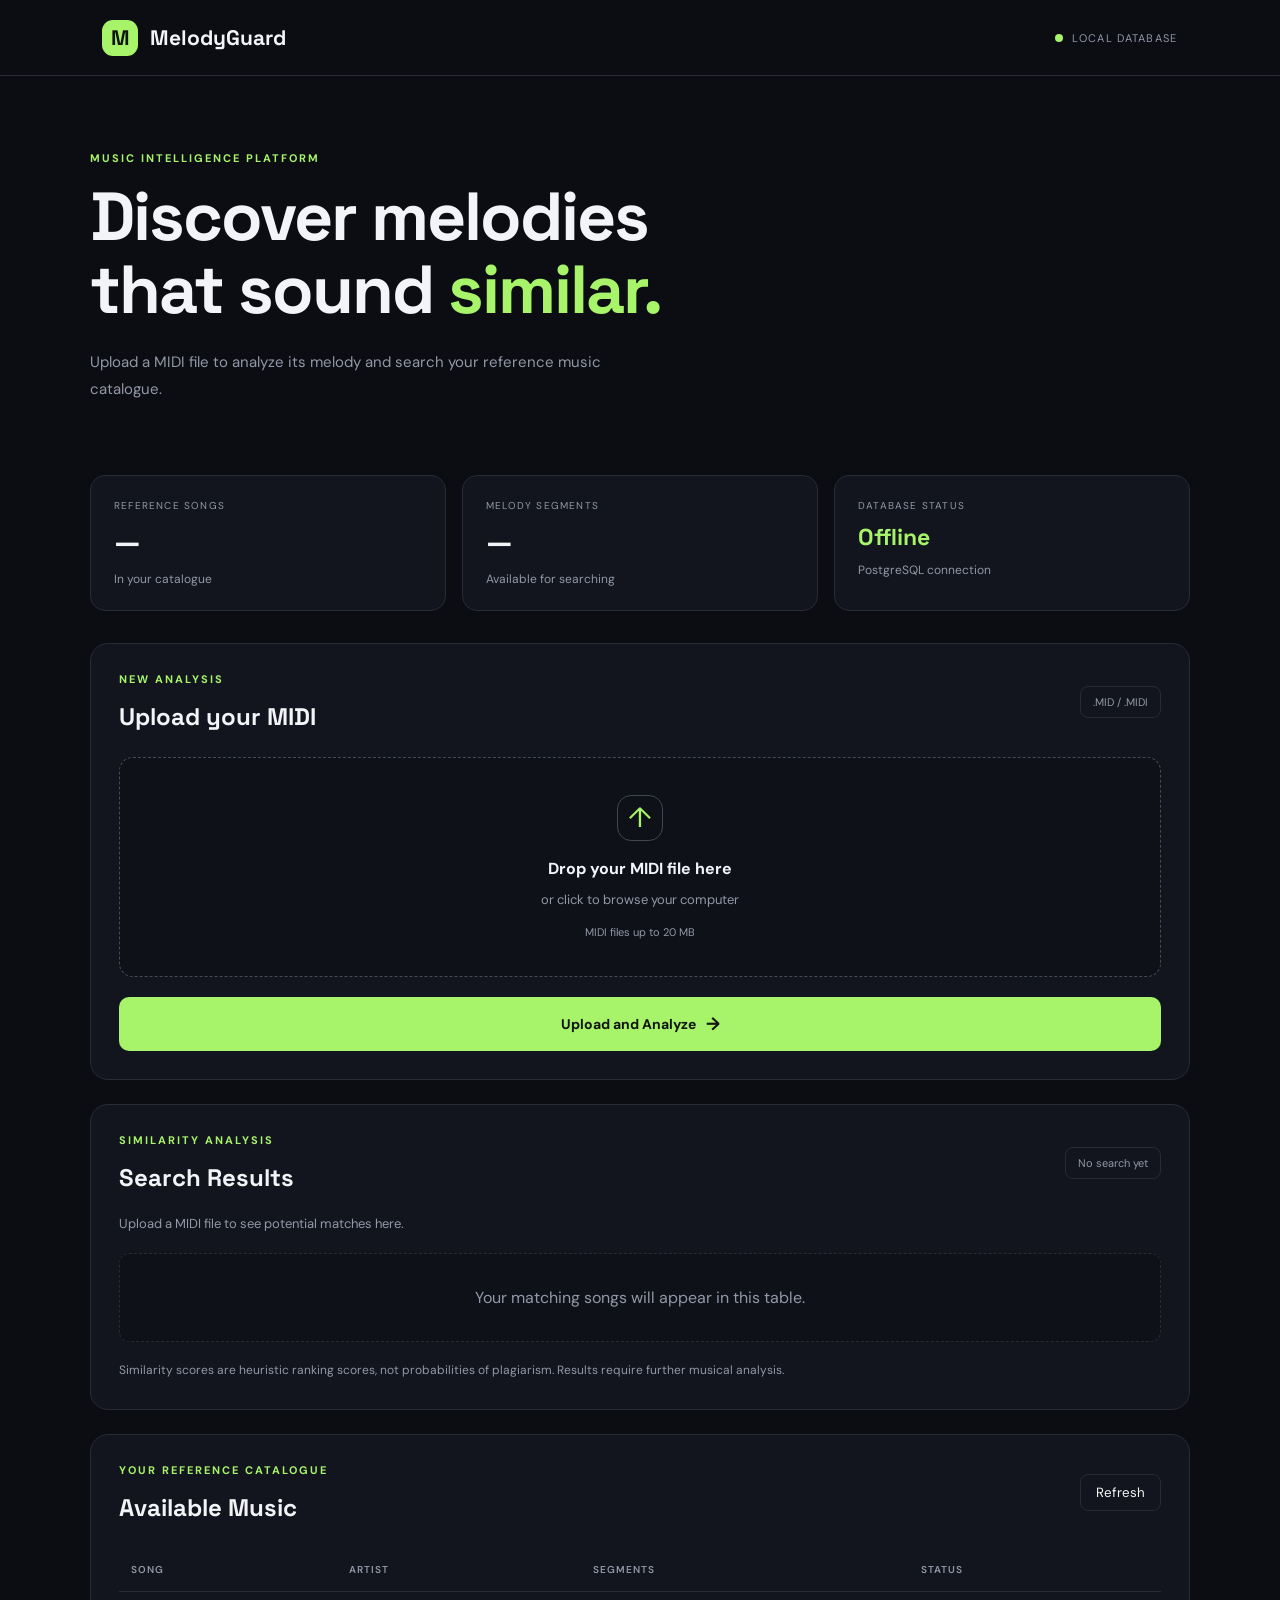
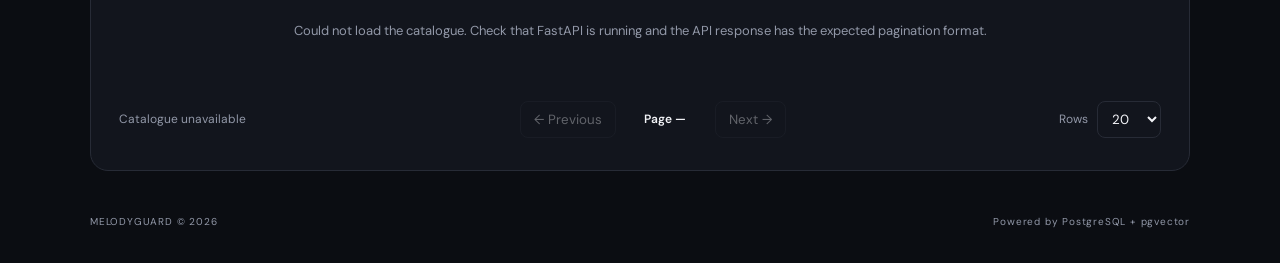
<file: frontend/index.html>
<!DOCTYPE html>
<html lang="en">
<head>
    <meta charset="UTF-8">
    <meta name="viewport" content="width=device-width, initial-scale=1.0">
    <title>MelodyGuard | Musical Similarity Search</title>
    <link rel="stylesheet" href="style.css">
</head>

<body>
    <header class="navbar">
        <a class="brand" href="#">
            <span class="brand-icon">M</span>
            <span>MelodyGuard</span>
        </a>

        <span class="system-status">
            <span class="status-dot"></span>
            LOCAL DATABASE
        </span>
    </header>

    <main class="container">

        <!-- HERO -->
        <section class="hero">
            <p class="eyebrow">MUSIC INTELLIGENCE PLATFORM</p>

            <h1>Discover melodies<br>that sound <span>similar.</span></h1>

            <p class="subtitle">
                Upload a MIDI file to analyze its melody and search
                your reference music catalogue.
            </p>
        </section>

        <!-- STATISTICS -->
        <section class="stats-grid">
            <div class="stat-card">
                <span class="stat-label">REFERENCE SONGS</span>
                <strong id="song-count">—</strong>
                <span class="stat-description">In your catalogue</span>
            </div>

            <div class="stat-card">
                <span class="stat-label">MELODY SEGMENTS</span>
                <strong id="segment-count">—</strong>
                <span class="stat-description">Available for searching</span>
            </div>

            <div class="stat-card">
                <span class="stat-label">DATABASE STATUS</span>
                <strong id="database-status" class="status-text">Checking</strong>
                <span class="stat-description">PostgreSQL connection</span>
            </div>
        </section>

        <!-- UPLOAD -->
        <section class="workspace">
            <div class="section-heading">
                <div>
                    <p class="eyebrow">NEW ANALYSIS</p>
                    <h2>Upload your MIDI</h2>
                </div>

                <span class="file-badge">.MID / .MIDI</span>
            </div>

            <form id="upload-form">
                <label class="drop-zone" id="drop-zone" for="midi-file">
                    <input
                        type="file"
                        id="midi-file"
                        accept=".mid,.midi,audio/midi,audio/x-midi"
                        hidden
                    >

                    <span class="upload-icon">↑</span>

                    <strong id="upload-title">
                        Drop your MIDI file here
                    </strong>

                    <span id="upload-description">
                        or click to browse your computer
                    </span>

                    <span class="file-limit">
                        MIDI files up to 20 MB
                    </span>
                </label>

                <div id="selected-file" class="selected-file hidden"></div>

                <button type="submit" id="upload-button" class="primary-button">
                    Upload and Analyze <span>→</span>
                </button>
            </form>

            <div id="message" class="message hidden" role="status"></div>
        </section>

        <!-- SIMILARITY SEARCH RESULTS -->
        <section class="workspace results-workspace" id="results-section">
            <div class="section-heading">
                <div>
                    <p class="eyebrow">SIMILARITY ANALYSIS</p>
                    <h2>Search Results</h2>
                </div>

                <span id="results-summary" class="file-badge">
                    No search yet
                </span>
            </div>

            <div class="results-metadata" id="results-metadata">
                Upload a MIDI file to see potential matches here.
            </div>

            <div id="results-empty" class="results-empty">
                Your matching songs will appear in this table.
            </div>

            <div id="results-table-wrapper" class="table-wrapper hidden">
                <table class="results-table">
    <thead>
        <tr>
            <th>REFERENCE SONG</th>
            <th>MATCHING SEGMENTS</th>
            <th>MATCH RATIO</th>
        </tr>
    </thead>

    <tbody id="results-table"></tbody>
</table>
            </div>

            <p class="score-note">
                Similarity scores are heuristic ranking scores, not probabilities
                of plagiarism. Results require further musical analysis.
            </p>
        </section>

        <!-- REFERENCE CATALOGUE -->
        <section class="workspace">
            <div class="section-heading">
                <div>
                    <p class="eyebrow">YOUR REFERENCE CATALOGUE</p>
                    <h2>Available Music</h2>
                </div>

                <button id="refresh-button" class="secondary-button">
                    Refresh
                </button>
            </div>

            <div class="table-wrapper">
                <table>
                    <thead>
                        <tr>
                            <th>SONG</th>
                            <th>ARTIST</th>
                            <th>SEGMENTS</th>
                            <th>STATUS</th>
                        </tr>
                    </thead>

                    <tbody id="songs-table">
                        <tr>
                            <td colspan="4" class="empty-state">
                                Loading reference songs...
                            </td>
                        </tr>
                    </tbody>
                </table>
            </div>
                        <!-- CATALOGUE PAGINATION -->
            <div class="pagination-bar">
                <span id="songs-page-info" class="pagination-info">
                    Loading catalogue...
                </span>

                <div class="pagination-controls">
                    <button
                        id="songs-prev"
                        class="secondary-button pagination-button"
                        type="button"
                        disabled
                    >
                        ← Previous
                    </button>

                    <span id="songs-page-number" class="page-number">
                        Page 1
                    </span>

                    <button
                        id="songs-next"
                        class="secondary-button pagination-button"
                        type="button"
                        disabled
                    >
                        Next →
                    </button>
                </div>

                <label class="page-size-control">
                    Rows
                    <select id="songs-page-size">
                        <option value="10">10</option>
                        <option value="20" selected>20</option>
                        <option value="50">50</option>
                        <option value="100">100</option>
                    </select>
                </label>
            </div>
        </section>

        <footer>
            <span>MELODYGUARD © 2026</span>
            <span>Powered by PostgreSQL + pgvector</span>
        </footer>

    </main>

    <script src="script.js"></script>
</body>
</html>
</file>
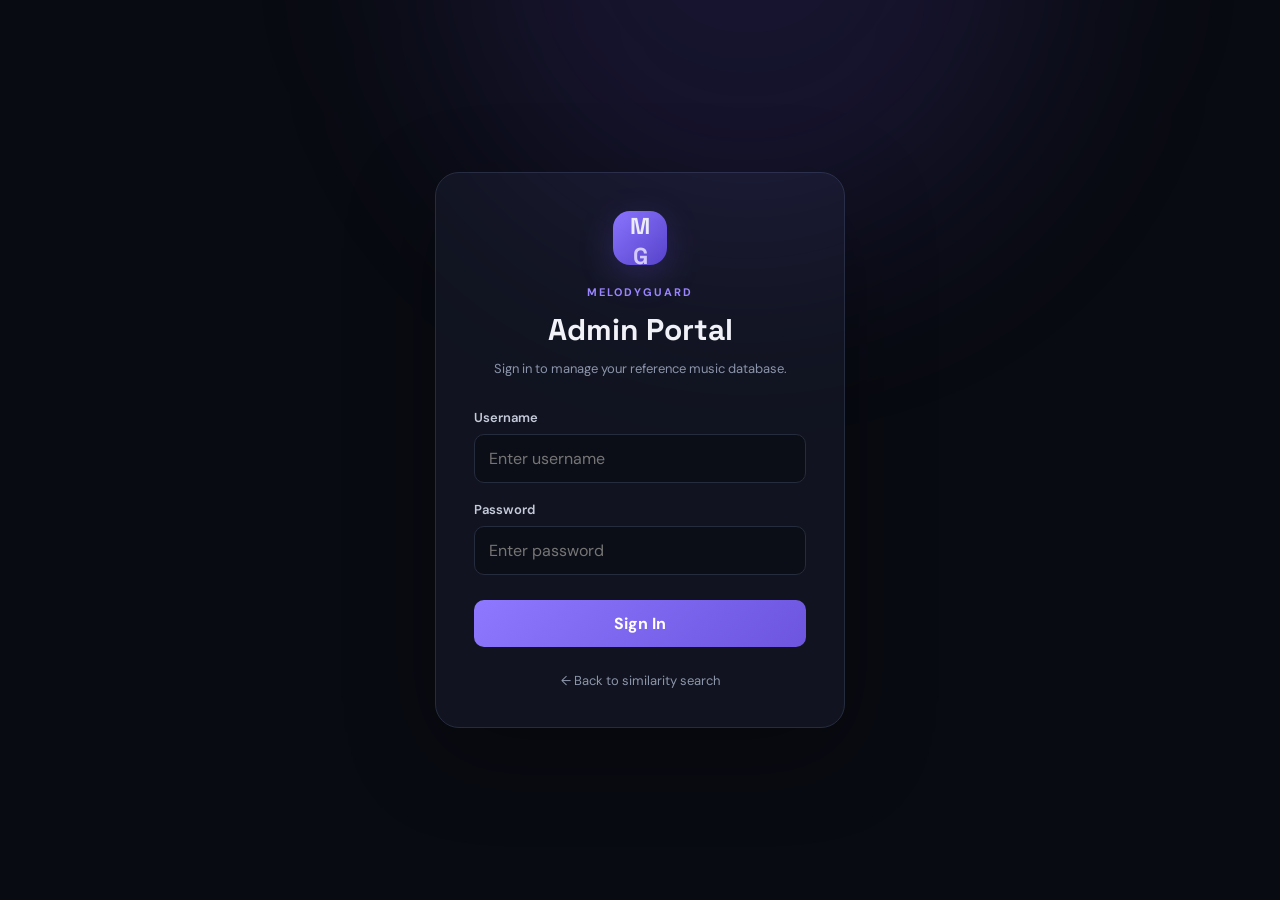
<file: frontend/admin.html>
<!DOCTYPE html>
<html lang="en">
<head>
    <meta charset="UTF-8">
    <meta name="viewport" content="width=device-width, initial-scale=1.0">
    <title>MelodyGuard | Admin Dashboard</title>
    <link rel="stylesheet" href="admin.css">
    <script src="admin.js" defer></script>
</head>
<body>
    <div class="background-glow"></div>

    <!-- LOGIN -->
    <section id="login-view" class="login-container">
        <div class="login-card">
            <div class="logo">M<span>G</span></div>
            <p class="eyebrow">MELODYGUARD</p>
            <h1>Admin Portal</h1>
            <p class="muted">Sign in to manage your reference music database.</p>

            <form id="login-form">
                <label for="username">Username</label>
                <input
                    id="username"
                    name="username"
                    type="text"
                    placeholder="Enter username"
                    autocomplete="username"
                    required
                >

                <label for="password">Password</label>
                <input
                    id="password"
                    name="password"
                    type="password"
                    placeholder="Enter password"
                    autocomplete="current-password"
                    required
                >

                <button type="submit" id="login-button" class="primary-button">
                    Sign In
                </button>

                <p id="login-message" class="message" role="alert"></p>
            </form>

            <a href="index.html" class="back-link">← Back to similarity search</a>
        </div>
    </section>

    <!-- DASHBOARD -->
    <section id="dashboard-view" class="dashboard hidden">
        <aside class="sidebar">
            <div class="brand">
                <div class="logo small-logo">M<span>G</span></div>
                <div>
                    <strong>MelodyGuard</strong>
                    <small>Admin Console</small>
                </div>
            </div>

            <nav>
                <button class="nav-item active" data-section="overview">
                    <span>▦</span> Overview
                </button>

                <button class="nav-item" data-section="library">
                    <span>♫</span> Reference Library
                </button>
                <button class="nav-item" data-section="add-reference">
                    <span>＋</span> Add Reference
                </button>

                <button class="nav-item" data-section="imports">
                    <span>◷</span> History
                </button>
            </nav>

            <div class="sidebar-bottom">
                <div class="connection-indicator">
                    <span class="status-dot"></span>
                    API connected
                </div>
                <button id="logout-button" class="logout-button">
                    Sign Out
                </button>
            </div>
        </aside>

        <main class="main-content">
            <header class="topbar">
                <div>
                    <p class="eyebrow">ADMINISTRATION</p>
                    <h1 id="page-title">Dashboard Overview</h1>
                </div>

                <div class="admin-profile">
                    <div class="avatar">A</div>
                    <div>
                        <strong id="admin-username">Administrator</strong>
                        <small>Database Manager</small>
                    </div>
                </div>
            </header>

            <!-- OVERVIEW -->
            <section id="overview-section" class="content-section">
                <div class="welcome-banner">
                    <div>
                        <p class="eyebrow">YOUR MUSIC DATABASE</p>
                        <h2>Welcome back.</h2>
                        <p>Monitor your reference collection and database activity.</p>
                    </div>
                    <div class="music-decoration">♫</div>
                </div>

                <div class="stats-grid">
                    <article class="stat-card">
                        <div class="stat-icon purple">♫</div>
                        <p>Total Reference Songs</p>
                        <h2 id="total-songs">—</h2>
                        <small>Stored in PostgreSQL</small>
                    </article>

                    <article class="stat-card">
                        <div class="stat-icon blue">▤</div>
                        <p>Melody Segments</p>
                        <h2 id="total-segments">—</h2>
                        <small>Extracted feature records</small>
                    </article>

                    <article class="stat-card">
                        <div class="stat-icon green">⌕</div>
                        <p>Searches Performed</p>
                        <h2 id="total-searches">—</h2>
                        <small>Recorded search requests</small>
                    </article>

                    <article class="stat-card">
                        <div class="stat-icon orange">⇧</div>
                        <p>Successful Imports</p>
                        <h2 id="successful-imports">—</h2>
                        <small>Reference import jobs</small>
                    </article>
                </div>

                <div class="section-heading">
                    <div>
                        <h2>Database status</h2>
                        <p class="muted">Live information retrieved from your backend.</p>
                    </div>
                    <button id="refresh-button" class="secondary-button">
                        ↻ Refresh
                    </button>
                </div>

                <div class="status-card">
                    <div>
                        <span class="status-dot"></span>
                        <strong>MelodyGuard API</strong>
                    </div>
                    <span id="api-status">Checking connection...</span>
                </div>

                <div class="status-card">
                    <div>
                        <span class="status-dot"></span>
                        <strong>Failed Imports</strong>
                    </div>
                    <span id="failed-imports">—</span>
                </div>

                <p id="dashboard-message" class="message" role="status"></p>
            </section>

            <!-- REFERENCE LIBRARY -->
            <section id="library-section" class="content-section hidden">
                <div class="section-heading">
                    <div>
                        <h2>Reference Library</h2>
                        <p class="muted">Browse the reference songs currently stored in PostgreSQL.</p>
                    </div>
                    <button id="library-refresh-button" class="secondary-button">
                        ↻ Refresh
                    </button>
                </div>

                <div class="toolbar library-toolbar">
                    <input
                        id="song-search"
                        type="search"
                        placeholder="Search by title or artist..."
                    >

                    <label class="sort-control" for="song-sort">
                        Sort by

                        <select id="song-sort">
                            <option value="title-asc">Song title (A–Z)</option>
                            <option value="title-desc">Song title (Z–A)</option>
                            <option value="artist-asc">Artist (A–Z)</option>
                            <option value="artist-desc">Artist (Z–A)</option>
                            <option value="segments-desc">Most segments</option>
                            <option value="segments-asc">Fewest segments</option>
                            <option value="id-desc">Newest ID first</option>
                            <option value="id-asc">Oldest ID first</option>
                        </select>
                    </label>

                    <span id="library-count" class="muted">
                        Loading songs...
                    </span>
                </div>

                <div class="table-wrapper">
                    <table>
                        <thead>
                            <tr>
                                <th>Song</th>
                                <th>Artist</th>
                                <th>Segments</th>
                                <th>Song ID</th>
                                <th>Actions</th>
                            </tr>
                        </thead>
                        <tbody id="songs-table-body">
                            <tr>
                                <td colspan="5">Loading reference library...</td>
                            </tr>
                        </tbody>
                    </table>
                </div>

                <p id="library-message" class="message" role="status"></p>
            </section>
            
            <!-- ADD REFERENCE -->
            <section id="add-reference-section" class="content-section hidden">
                <div class="section-heading">
                    <div>
                        <h2>Add Reference MIDI</h2>
                        <p class="muted">
                            Upload a MIDI file and add it to the reference database.
                        </p>
                    </div>
                </div>

                <div class="upload-panel">
                    <form id="reference-upload-form">
                        <label for="midi-files">Select MIDI files</label>

                        <input
                            id="midi-files"
                            type="file"
                            accept=".mid,.midi,audio/midi,audio/x-midi"
                            multiple
                            required
                        >

                        <p class="muted">
                            You can select multiple MIDI files. Each file will be processed
                            separately.
                        </p>

                        <div id="file-metadata-list"></div>

                        <button
                            type="submit"
                            id="import-button"
                            class="primary-button"
                        >
                            Import Selected References
                        </button>

                        <p id="upload-message" class="message" role="status"></p>
                    </form>
                </div>

                <div class="section-heading">
                    <div>
                        <h2>Import Results</h2>
                        <p class="muted">
                            Status of files processed during this upload.
                        </p>
                    </div>
                </div>

                <div id="import-results" class="import-results">
                    <p class="muted">No files imported yet.</p>
                </div>
            </section>
            
            <!-- HISTORY -->
            <section id="imports-section" class="content-section hidden">

                <div class="table-wrapper">
                <table>
                    <thead>
                        <tr>
                            <th>Date &amp; Time</th>
                            <th>Activity</th>
                            <th>Reference ID</th>
                            <th>Song / File</th>
                            <th>Artist</th>
                            <th>Status</th>
                            <th>Segments</th>
                            <th>Performed By</th>
                            <th>Details</th>
                        </tr>
                    </thead>

                    <tbody id="history-table-body">
                        <tr>
                            <td colspan="9">Loading activity history...</td>
                        </tr>
                    </tbody>
                </table>
            </div>

            </section>
        </main>
    </section>
</body>
</html>
</file>
<file: frontend/style.css>
@import url('https://fonts.googleapis.com/css2?family=DM+Sans:wght@400;500;600;700&family=Space+Grotesk:wght@400;500;600;700&display=swap');

:root {
    --background: #0b0d12;
    --panel: #12151d;
    --border: #272b36;
    --text: #f3f4f8;
    --muted: #9298a8;
    --accent: #a7f36a;
    --danger: #ff8585;
}

* {
    box-sizing: border-box;
}

html {
    scroll-behavior: smooth;
}

body {
    margin: 0;
    background: var(--background);
    color: var(--text);
    font-family: "DM Sans", sans-serif;
    min-height: 100vh;
}

.navbar {
    min-height: 76px;
    padding: 0 8%;
    border-bottom: 1px solid var(--border);
    display: flex;
    align-items: center;
    justify-content: space-between;
    gap: 20px;
}

.brand {
    display: flex;
    align-items: center;
    gap: 12px;
    font-family: "Space Grotesk", sans-serif;
    font-size: 21px;
    font-weight: 700;
    color: var(--text);
    text-decoration: none;
}

.brand-icon {
    width: 36px;
    height: 36px;
    background: var(--accent);
    color: #10150c;
    display: grid;
    place-items: center;
    border-radius: 11px;
    font-size: 21px;
}

.system-status {
    color: var(--muted);
    font-size: 11px;
    letter-spacing: 1.3px;
    display: flex;
    align-items: center;
    gap: 9px;
}

.status-dot {
    width: 8px;
    height: 8px;
    border-radius: 50%;
    background: var(--accent);
}

.container {
    width: min(1100px, 88%);
    margin: auto;
}

.hero {
    padding: 75px 0 42px;
}

.eyebrow {
    font-size: 11px;
    font-weight: 700;
    letter-spacing: 2px;
    color: var(--accent);
    margin: 0 0 15px;
}

h1,
h2 {
    font-family: "Space Grotesk", sans-serif;
    margin: 0;
}

h1 {
    font-size: clamp(40px, 6vw, 68px);
    line-height: 1.08;
    letter-spacing: -2px;
}

h1 span {
    color: var(--accent);
}

.subtitle {
    max-width: 570px;
    color: var(--muted);
    line-height: 1.8;
    margin-top: 22px;
    font-size: 15px;
}

/* STATISTICS */

.stats-grid {
    display: grid;
    grid-template-columns: repeat(3, 1fr);
    gap: 16px;
    margin: 15px 0 32px;
}

.stat-card {
    background: var(--panel);
    border: 1px solid var(--border);
    border-radius: 15px;
    padding: 23px;
    display: flex;
    flex-direction: column;
    gap: 10px;
}

.stat-label {
    color: var(--muted);
    font-size: 10px;
    letter-spacing: 1.2px;
}

.stat-card strong {
    font-family: "Space Grotesk", sans-serif;
    font-size: 30px;
}

.stat-description {
    color: var(--muted);
    font-size: 12px;
}

.status-text {
    color: var(--accent);
    font-size: 23px !important;
}

/* WORKSPACE PANELS */

.workspace {
    padding: 28px;
    background: var(--panel);
    border: 1px solid var(--border);
    border-radius: 18px;
    margin-bottom: 24px;
}

.section-heading {
    display: flex;
    align-items: center;
    justify-content: space-between;
    gap: 16px;
    margin-bottom: 25px;
}

.section-heading h2 {
    font-size: 24px;
}

.file-badge {
    padding: 8px 12px;
    border: 1px solid var(--border);
    border-radius: 8px;
    color: var(--muted);
    font-size: 11px;
    white-space: nowrap;
}

/* MIDI UPLOAD */

.drop-zone {
    min-height: 220px;
    border: 1px dashed #454b5a;
    border-radius: 14px;
    background: #0e1118;
    display: flex;
    flex-direction: column;
    align-items: center;
    justify-content: center;
    gap: 12px;
    cursor: pointer;
    transition: border-color 0.2s, background 0.2s;
    text-align: center;
    padding: 25px;
}

.drop-zone:hover,
.drop-zone.dragging {
    border-color: var(--accent);
    background: #151b15;
}

.upload-icon {
    width: 46px;
    height: 46px;
    display: grid;
    place-items: center;
    border: 1px solid #414653;
    border-radius: 14px;
    font-size: 28px;
    color: var(--accent);
    margin-bottom: 5px;
}

.drop-zone strong {
    font-size: 16px;
    overflow-wrap: anywhere;
}

.drop-zone > span:not(.upload-icon) {
    font-size: 13px;
    color: var(--muted);
}

.drop-zone .file-limit {
    font-size: 11px !important;
    margin-top: 5px;
}

.selected-file {
    margin-top: 15px;
    border: 1px solid var(--border);
    padding: 13px;
    border-radius: 9px;
    color: var(--accent);
    font-size: 13px;
    overflow-wrap: anywhere;
}

.hidden {
    display: none !important;
}

.primary-button {
    margin-top: 20px;
    padding: 15px 20px;
    width: 100%;
    background: var(--accent);
    color: #11170c;
    border: none;
    border-radius: 10px;
    font-weight: 700;
    font-family: inherit;
    font-size: 14px;
    cursor: pointer;
    display: flex;
    align-items: center;
    justify-content: center;
    gap: 10px;
    transition: filter 0.2s, opacity 0.2s;
}

.primary-button:hover {
    filter: brightness(1.08);
}

.primary-button:disabled {
    opacity: 0.55;
    cursor: wait;
}

.primary-button span {
    font-size: 18px;
}

/* STATUS MESSAGES */

.message {
    margin-top: 18px;
    padding: 15px;
    border-radius: 9px;
    border: 1px solid var(--border);
    background: #0e1118;
    font-size: 13px;
    line-height: 1.6;
    overflow-wrap: anywhere;
}

.message.success {
    border-color: #486b36;
}

.message.error {
    border-color: #754040;
    color: var(--danger);
}

/* BUTTONS */

.secondary-button {
    background: transparent;
    color: var(--text);
    border: 1px solid var(--border);
    padding: 9px 15px;
    border-radius: 8px;
    cursor: pointer;
    font-family: inherit;
}

.secondary-button:hover {
    border-color: var(--accent);
}

/* TABLES */

.table-wrapper {
    width: 100%;
    overflow-x: auto;
}

table {
    width: 100%;
    border-collapse: collapse;
    text-align: left;
}

th {
    font-size: 10px;
    letter-spacing: 1px;
    color: var(--muted);
    font-weight: 600;
    padding: 15px 12px;
    border-bottom: 1px solid var(--border);
    white-space: nowrap;
}

td {
    padding: 17px 12px;
    font-size: 13px;
    border-bottom: 1px solid var(--border);
    vertical-align: top;
}

tbody tr:last-child td {
    border-bottom: none;
}

tbody tr:hover {
    background: rgba(255, 255, 255, 0.015);
}

.song-title {
    font-weight: 600;
}

.artist-name {
    color: var(--muted);
}

.count-badge {
    background: #242b20;
    color: var(--accent);
    border-radius: 7px;
    padding: 6px 9px;
    font-size: 11px;
}

.catalogue-status {
    color: var(--accent);
    font-size: 11px;
}

.empty-state {
    color: var(--muted);
    text-align: center;
    padding: 30px;
}

/* SIMILARITY RESULTS */

.results-workspace {
    scroll-margin-top: 24px;
}

.results-metadata {
    color: var(--muted);
    font-size: 13px;
    line-height: 1.7;
    margin: -5px 0 18px;
}

.results-empty {
    color: var(--muted);
    text-align: center;
    padding: 30px 12px;
    line-height: 1.7;
    border: 1px dashed var(--border);
    border-radius: 10px;
    background: #0e1118;
}

.results-table {
    min-width: 800px;
}

.results-table th {
    background: #191e29;
}

.results-table td {
    white-space: nowrap;
}

.results-table td.song-title,
.results-table td.artist-name {
    white-space: normal;
    min-width: 130px;
}

.similarity-value {
    color: var(--accent);
    font-weight: 700;
}

.score-note {
    color: var(--muted);
    font-size: 12px;
    line-height: 1.7;
    margin: 18px 0 0;
}

/* FOOTER */

footer {
    display: flex;
    justify-content: space-between;
    gap: 15px;
    padding: 20px 0 35px;
    color: var(--muted);
    font-size: 10px;
    letter-spacing: 0.8px;
}

/* RESPONSIVE LAYOUT */

@media (max-width: 800px) {
    .container {
        width: 92%;
    }

    .navbar {
        padding: 0 4%;
    }

    .stats-grid {
        grid-template-columns: 1fr;
    }

    .workspace {
        padding: 20px;
    }

    .results-workspace .section-heading {
        align-items: flex-start;
        flex-direction: column;
    }
}

@media (max-width: 500px) {
    .hero {
        padding-top: 50px;
    }

    h1 {
        letter-spacing: -1px;
    }

    .brand {
        font-size: 18px;
    }

    .system-status {
        font-size: 9px;
    }

    .workspace {
        padding: 16px;
    }

    .section-heading h2 {
        font-size: 21px;
    }

    footer {
        flex-direction: column;
    }
}

/* Expandable song results */

.song-result-row {
    transition: background 0.2s;
}

.song-result-row:hover {
    background: #1b202c;
}

.song-expand-button {
    display: flex;
    align-items: center;
    gap: 12px;
    width: 100%;
    padding: 4px 0;
    border: none;
    background: transparent;
    color: var(--text);
    text-align: left;
    font-family: inherit;
    cursor: pointer;
}

.expand-arrow {
    width: 18px;
    color: var(--accent);
    font-size: 12px;
}

.song-details {
    display: flex;
    flex-direction: column;
    gap: 5px;
}

.song-details strong {
    font-size: 14px;
}

.song-details .artist-name {
    font-size: 12px;
}

.song-segments-container {
    padding: 18px;
    margin: 8px 0;
    border: 1px solid var(--border);
    border-radius: 12px;
    background: #0e1118;
}

.song-segments-container h3 {
    margin: 0 0 15px;
    font-family: "Space Grotesk", sans-serif;
    font-size: 16px;
}

.segment-details-table {
    min-width: 560px;
}

.segment-details-table th {
    background: #191e29;
}

.segment-details-table td {
    white-space: nowrap;
}

.song-result-row td {
    padding-top: 19px;
    padding-bottom: 19px;
}

.song-segments-row > td {
    padding: 0 12px 16px;
}

@media (max-width: 650px) {
    .song-segments-container {
        padding: 12px;
    }
}

/* =========================================
   AVAILABLE MUSIC PAGINATION
   ========================================= */

.pagination-bar {
    display: flex;
    align-items: center;
    justify-content: space-between;
    flex-wrap: wrap;
    gap: 16px;
    margin-top: 18px;
    padding: 14px 0 4px;
}

.pagination-info {
    color: var(--muted);
    font-size: 12px;
}

.pagination-controls {
    display: flex;
    align-items: center;
    justify-content: center;
    gap: 12px;
}

.pagination-button {
    padding: 9px 13px;
    white-space: nowrap;
}

.pagination-button:disabled {
    opacity: 0.35;
    cursor: not-allowed;
}

.pagination-button:disabled:hover {
    border-color: var(--border);
}

.page-number {
    min-width: 75px;
    color: var(--text);
    text-align: center;
    font-size: 12px;
    font-weight: 600;
}

.page-size-control {
    display: flex;
    align-items: center;
    gap: 9px;
    color: var(--muted);
    font-size: 12px;
}

.page-size-control select {
    padding: 8px 10px;
    color: var(--text);
    background: var(--panel);
    border: 1px solid var(--border);
    border-radius: 8px;
    font-family: inherit;
    cursor: pointer;
}

.page-size-control select:focus {
    outline: 1px solid var(--accent);
}

@media (max-width: 650px) {
    .pagination-bar {
        align-items: flex-start;
        flex-direction: column;
    }

    .pagination-controls {
        width: 100%;
        justify-content: space-between;
    }

    .page-size-control {
        align-self: flex-end;
    }
}
</file>
<file: frontend/admin.css>
@import url('https://fonts.googleapis.com/css2?family=DM+Sans:wght@400;500;600;700&family=Space+Grotesk:wght@400;500;600;700&display=swap');

:root {
    --bg: #090b12;
    --panel: #111521;
    --panel-light: #171c2b;
    --border: #252c3d;
    --text: #f3f4f8;
    --muted: #8c95aa;
    --accent: #9b87ff;
    --accent-hover: #b0a0ff;
    --green: #65d6a0;
    --red: #ff7c91;
}

* {
    box-sizing: border-box;
}

body {
    margin: 0;
    min-height: 100vh;
    background: var(--bg);
    color: var(--text);
    font-family: 'DM Sans', sans-serif;
}

button,
input {
    font: inherit;
}

button {
    cursor: pointer;
}

.background-glow {
    position: fixed;
    width: 600px;
    height: 600px;
    top: -350px;
    left: 35%;
    background: rgba(123, 92, 255, 0.12);
    filter: blur(100px);
    border-radius: 50%;
    pointer-events: none;
}

.hidden {
    display: none !important;
}

h1,
h2,
h3,
p {
    margin-top: 0;
}

h1,
h2,
h3,
.brand strong {
    font-family: 'Space Grotesk', sans-serif;
}

.muted {
    color: var(--muted);
    line-height: 1.6;
}

.eyebrow {
    color: var(--accent);
    font-size: 11px;
    font-weight: 700;
    letter-spacing: 2px;
}

.logo {
    display: grid;
    place-items: center;
    width: 54px;
    height: 54px;
    margin: 0 auto 20px;
    border-radius: 17px;
    background: linear-gradient(135deg, #8b76ff, #5542c8);
    font-family: 'Space Grotesk', sans-serif;
    font-size: 23px;
    font-weight: 700;
    box-shadow: 0 10px 35px rgba(123, 92, 255, 0.22);
}

.logo span {
    color: #d8d0ff;
    display: inline;
}

.login-container {
    min-height: 100vh;
    display: grid;
    place-items: center;
    padding: 24px;
}

.login-card {
    width: 100%;
    max-width: 410px;
    padding: 38px;
    background: rgba(17, 21, 33, 0.94);
    border: 1px solid var(--border);
    border-radius: 24px;
    box-shadow: 0 25px 90px rgba(0, 0, 0, 0.3);
}

.login-card h1 {
    margin-bottom: 10px;
    font-size: 30px;
}

.login-card > .eyebrow,
.login-card > h1,
.login-card > .muted {
    text-align: center;
}

.login-card > .muted {
    margin-bottom: 30px;
    font-size: 13px;
}

label {
    display: block;
    margin: 18px 0 8px;
    color: #c5cada;
    font-size: 13px;
    font-weight: 600;
}

input {
    width: 100%;
    padding: 13px 14px;
    background: #0b0e17;
    color: var(--text);
    border: 1px solid var(--border);
    border-radius: 10px;
    outline: none;
}

input:focus {
    border-color: var(--accent);
    box-shadow: 0 0 0 3px rgba(155, 135, 255, 0.1);
}

.primary-button {
    width: 100%;
    margin-top: 25px;
    padding: 13px;
    color: #fff;
    background: linear-gradient(135deg, #8d78ff, #6d55df);
    border: 0;
    border-radius: 10px;
    font-weight: 700;
}

.primary-button:hover {
    filter: brightness(1.12);
}

.primary-button:disabled {
    opacity: 0.6;
    cursor: wait;
}

.back-link {
    display: block;
    margin-top: 25px;
    text-align: center;
    color: var(--muted);
    text-decoration: none;
    font-size: 13px;
}

.back-link:hover {
    color: var(--accent-hover);
}

.message {
    font-size: 13px;
    line-height: 1.6;
}

#login-message {
    margin: 15px 0 0;
}

.message.error {
    color: var(--red);
}

.message.success {
    color: var(--green);
}

/* Dashboard layout */

.dashboard {
    min-height: 100vh;
}

.sidebar {
    position: fixed;
    inset: 0 auto 0 0;
    width: 245px;
    padding: 26px 18px;
    display: flex;
    flex-direction: column;
    background: #0e111b;
    border-right: 1px solid var(--border);
    z-index: 5;
}

.brand {
    display: flex;
    align-items: center;
    gap: 12px;
    padding: 0 8px 35px;
}

.brand strong,
.brand small {
    display: block;
}

.brand strong {
    font-size: 15px;
}

.brand small {
    margin-top: 4px;
    color: var(--muted);
    font-size: 11px;
}

.small-logo {
    flex-shrink: 0;
    width: 40px;
    height: 40px;
    margin: 0;
    border-radius: 12px;
    font-size: 17px;
}

nav {
    display: grid;
    gap: 7px;
}

.nav-item {
    display: flex;
    align-items: center;
    gap: 12px;
    width: 100%;
    padding: 13px 14px;
    text-align: left;
    color: var(--muted);
    background: transparent;
    border: 1px solid transparent;
    border-radius: 10px;
}

.nav-item span {
    width: 20px;
    font-size: 19px;
    text-align: center;
}

.nav-item:hover,
.nav-item.active {
    color: #e2dcff;
    background: rgba(155, 135, 255, 0.12);
    border-color: rgba(155, 135, 255, 0.15);
}

.sidebar-bottom {
    margin-top: auto;
}

.connection-indicator {
    padding: 14px 10px;
    color: var(--muted);
    font-size: 12px;
}

.status-dot {
    display: inline-block;
    width: 8px;
    height: 8px;
    margin-right: 8px;
    border-radius: 50%;
    background: var(--green);
}

.logout-button {
    width: 100%;
    padding: 12px;
    color: #ff9eac;
    background: transparent;
    border: 1px solid var(--border);
    border-radius: 10px;
}

.logout-button:hover {
    background: rgba(255, 124, 145, 0.08);
}

.main-content {
    max-width: 1700px;
    margin-left: 245px;
    padding: 35px 42px 60px;
}

.topbar {
    display: flex;
    align-items: center;
    justify-content: space-between;
    gap: 20px;
    margin-bottom: 30px;
}

.topbar h1 {
    margin-bottom: 0;
    font-size: 29px;
}

.admin-profile {
    display: flex;
    align-items: center;
    gap: 12px;
}

.avatar {
    display: grid;
    place-items: center;
    width: 42px;
    height: 42px;
    background: #27203f;
    color: #c8bcff;
    border: 1px solid #44386e;
    border-radius: 50%;
    font-weight: 700;
}

.admin-profile strong,
.admin-profile small {
    display: block;
}

.admin-profile strong {
    font-size: 13px;
}

.admin-profile small {
    margin-top: 4px;
    color: var(--muted);
    font-size: 11px;
}

.welcome-banner {
    position: relative;
    display: flex;
    align-items: center;
    justify-content: space-between;
    min-height: 180px;
    padding: 30px 34px;
    margin-bottom: 25px;
    overflow: hidden;
    background: linear-gradient(110deg, #211b3e, #171b30 70%);
    border: 1px solid #343052;
    border-radius: 18px;
}

.welcome-banner h2 {
    margin-bottom: 10px;
    font-size: 28px;
}

.welcome-banner p:last-child {
    margin-bottom: 0;
    color: #b5b4ca;
    font-size: 13px;
}

.music-decoration {
    padding-right: 30px;
    color: rgba(172, 154, 255, 0.23);
    font-size: 120px;
}

.stats-grid {
    display: grid;
    grid-template-columns: repeat(4, minmax(0, 1fr));
    gap: 18px;
    margin-bottom: 38px;
}

.stat-card {
    padding: 22px;
    background: var(--panel);
    border: 1px solid var(--border);
    border-radius: 15px;
}

.stat-icon {
    display: grid;
    place-items: center;
    width: 38px;
    height: 38px;
    margin-bottom: 18px;
    border-radius: 11px;
    font-size: 20px;
}

.purple {
    color: #c5b8ff;
    background: #282142;
}

.blue {
    color: #8acbff;
    background: #182b40;
}

.green {
    color: #7be0ad;
    background: #17362c;
}

.orange {
    color: #ffc28a;
    background: #3a2b20;
}

.stat-card p {
    margin-bottom: 10px;
    color: var(--muted);
    font-size: 12px;
}

.stat-card h2 {
    margin-bottom: 8px;
    font-size: 30px;
}

.stat-card small {
    color: #727c91;
    font-size: 11px;
}

.section-heading {
    display: flex;
    align-items: center;
    justify-content: space-between;
    gap: 20px;
    margin: 32px 0 18px;
}

.section-heading h2 {
    margin-bottom: 7px;
    font-size: 20px;
}

.section-heading p {
    margin-bottom: 0;
    font-size: 12px;
}

.secondary-button {
    padding: 10px 15px;
    color: #d8d0ff;
    background: #1c1a30;
    border: 1px solid #383050;
    border-radius: 9px;
}

.secondary-button:hover {
    background: #292342;
}

.status-card {
    display: flex;
    justify-content: space-between;
    align-items: center;
    gap: 20px;
    padding: 18px 20px;
    margin-bottom: 12px;
    background: var(--panel);
    border: 1px solid var(--border);
    border-radius: 12px;
    font-size: 13px;
}

.status-card > span:last-child {
    color: var(--muted);
    text-align: right;
}

.toolbar {
    display: flex;
    justify-content: space-between;
    align-items: center;
    gap: 15px;
    margin: 24px 0 18px;
}

.toolbar input {
    max-width: 420px;
}

.toolbar .muted {
    font-size: 12px;
}

.table-wrapper {
    overflow-x: auto;
    background: var(--panel);
    border: 1px solid var(--border);
    border-radius: 13px;
}

table {
    width: 100%;
    border-collapse: collapse;
    text-align: left;
}

th,
td {
    padding: 16px 18px;
    border-bottom: 1px solid var(--border);
    font-size: 12px;
}

th {
    color: var(--muted);
    background: #141927;
    font-weight: 600;
}

td {
    color: #d9dce7;
}

tbody tr:last-child td {
    border-bottom: none;
}

tbody tr:hover {
    background: rgba(155, 135, 255, 0.04);
}

.empty-state {
    padding: 65px 25px;
    text-align: center;
    background: var(--panel);
    border: 1px solid var(--border);
    border-radius: 15px;
}

.empty-icon {
    margin-bottom: 20px;
    color: var(--accent);
    font-size: 42px;
}

.empty-state h3 {
    font-size: 20px;
}

.empty-state p {
    max-width: 430px;
    margin: 0 auto;
    color: var(--muted);
    font-size: 13px;
    line-height: 1.7;
}

@media (max-width: 1150px) {
    .stats-grid {
        grid-template-columns: repeat(2, minmax(0, 1fr));
    }

    .main-content {
        padding: 28px 25px;
    }
}

@media (max-width: 760px) {
    .sidebar {
        position: relative;
        width: 100%;
        padding: 15px;
    }

    .brand {
        padding-bottom: 15px;
    }

    nav {
        grid-template-columns: repeat(3, minmax(0, 1fr));
    }

    .nav-item {
        justify-content: center;
        gap: 5px;
        padding: 10px 5px;
        font-size: 11px;
    }

    .nav-item span {
        display: none;
    }

    .sidebar-bottom {
        display: flex;
        align-items: center;
        justify-content: space-between;
        gap: 10px;
        margin-top: 12px;
    }

    .connection-indicator {
        padding: 10px 0;
    }

    .logout-button {
        width: auto;
        padding: 9px 13px;
    }

    .main-content {
        margin-left: 0;
        padding: 22px 15px;
    }

    .topbar {
        align-items: flex-start;
    }

    .topbar h1 {
        font-size: 22px;
    }

    .admin-profile {
        gap: 7px;
    }

    .admin-profile small {
        display: none;
    }

    .welcome-banner {
        min-height: 150px;
        padding: 22px;
    }

    .welcome-banner h2 {
        font-size: 23px;
    }

    .music-decoration {
        padding-right: 0;
        font-size: 65px;
    }

    .stats-grid {
        gap: 10px;
    }

    .stat-card {
        padding: 15px;
    }

    .stat-card h2 {
        font-size: 25px;
    }

    .stat-card p {
        line-height: 1.5;
    }

    .toolbar {
        align-items: flex-start;
        flex-direction: column;
    }

    .toolbar input {
        max-width: none;
    }
}

/* ============================================================
   ADD REFERENCE
   ============================================================ */

.upload-panel {
    max-width: 850px;
    padding: 26px;
    background: var(--panel);
    border: 1px solid var(--border);
    border-radius: 15px;
}

.upload-panel input[type="file"] {
    display: block;
    margin-top: 8px;
    padding: 12px;
}

.upload-panel .muted {
    margin-top: 10px;
    font-size: 12px;
}

#file-metadata-list {
    display: grid;
    gap: 16px;
    margin-top: 24px;
}

.metadata-card {
    padding: 18px;
    background: var(--panel-light);
    border: 1px solid var(--border);
    border-radius: 12px;
}

.metadata-card h3 {
    margin-bottom: 6px;
    font-size: 14px;
    overflow-wrap: anywhere;
}

.metadata-card .filename {
    margin-bottom: 16px;
    color: var(--muted);
    font-size: 12px;
    overflow-wrap: anywhere;
}

.metadata-fields {
    display: grid;
    grid-template-columns: 1fr 1fr;
    gap: 15px;
}

.metadata-fields label {
    margin-top: 0;
}

.metadata-fields input {
    display: block;
    margin-top: 7px;
}

.primary-button:disabled {
    cursor: wait;
    opacity: 0.6;
}

.import-results {
    display: grid;
    gap: 10px;
}

.import-result-card {
    display: flex;
    justify-content: space-between;
    align-items: flex-start;
    gap: 20px;
    padding: 17px;
    background: var(--panel);
    border: 1px solid var(--border);
    border-radius: 12px;
}

.import-result-card h3 {
    margin-bottom: 6px;
    font-size: 14px;
    overflow-wrap: anywhere;
}

.import-result-card p {
    margin-bottom: 0;
    color: var(--muted);
    font-size: 12px;
    line-height: 1.6;
}

.import-status-success {
    color: var(--green);
    white-space: nowrap;
}

.import-status-failed {
    color: var(--red);
    white-space: nowrap;
}

@media (max-width: 650px) {
    .metadata-fields {
        grid-template-columns: 1fr;
    }

    .import-result-card {
        flex-direction: column;
        gap: 10px;
    }
}



/* ============================================================
   ADMIN REFERENCE DELETION AND IMPORT HISTORY
   ============================================================ */

.delete-reference-button {
    padding: 8px 12px;
    color: #ffb3bf;
    background: rgba(255, 124, 145, 0.08);
    border: 1px solid rgba(255, 124, 145, 0.35);
    border-radius: 8px;
    font-size: 12px;
    font-weight: 700;
    white-space: nowrap;
}

.delete-reference-button:hover {
    background: rgba(255, 124, 145, 0.17);
}

.delete-reference-button:disabled {
    opacity: 0.55;
    cursor: wait;
}

.import-history-status-completed {
    color: var(--green);
    font-weight: 700;
}

.import-history-status-failed {
    color: var(--red);
    font-weight: 700;
}

.import-history-status-pending,
.import-history-status-processing {
    color: #ffc28a;
    font-weight: 700;
}

#imports-table-body td:last-child {
    min-width: 220px;
    overflow-wrap: anywhere;
}
/* ============================================================
   REFERENCE LIBRARY SORTING
   ============================================================ */

.library-toolbar {
    display: flex;
    align-items: center;
    gap: 14px;
    flex-wrap: wrap;
}

.library-toolbar input[type="search"] {
    flex: 1;
    min-width: 200px;
}

.sort-control {
    display: flex;
    align-items: center;
    gap: 10px;
    color: var(--muted);
    font-size: 13px;
    white-space: nowrap;
}

.sort-control select {
    min-width: 175px;
    padding: 11px 12px;
    color: var(--text);
    background: rgba(255, 255, 255, 0.04);
    border: 1px solid var(--border);
    border-radius: 9px;
    font: inherit;
    cursor: pointer;
    outline: none;
}

.sort-control select:focus {
    border-color: var(--accent);
}

.sort-control select option {
    color: #ffffff;
    background: #171923;
}

@media (max-width: 650px) {
    .library-toolbar {
        align-items: stretch;
        flex-direction: column;
    }

    .library-toolbar input[type="search"] {
        width: 100%;
        box-sizing: border-box;
    }

    .sort-control {
        justify-content: space-between;
    }

    .sort-control select {
        flex: 1;
        min-width: 0;
        max-width: 230px;
    }
}

.library-pagination {
    display: flex;
    align-items: center;
    justify-content: center;
    flex-wrap: wrap;
    gap: 12px;
    margin: 20px 0;
}

.library-pagination button:disabled {
    opacity: 0.45;
    cursor: not-allowed;
}

.library-pagination select {
    padding: 9px 12px;
    border-radius: 8px;
    border: 1px solid var(--border-color, #444);
    background: var(--card-background, #222);
    color: inherit;
}
</file>
